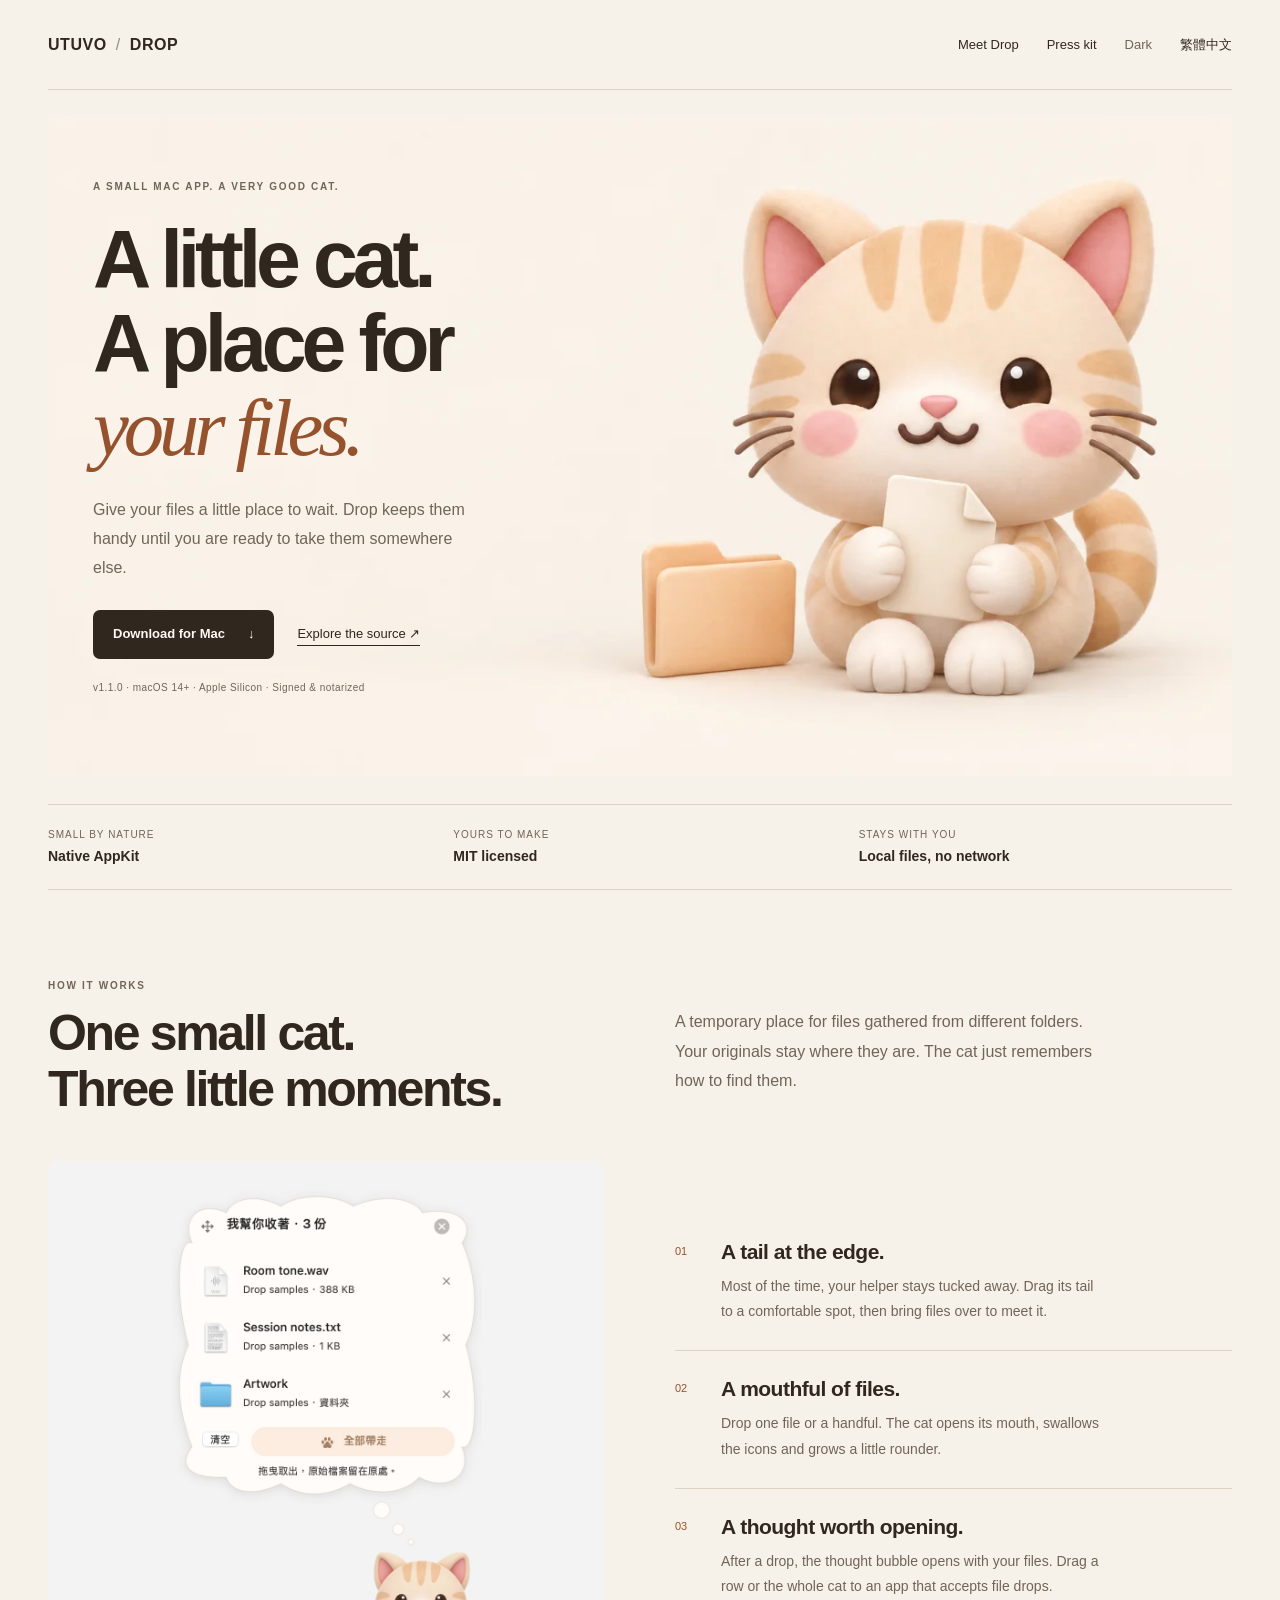
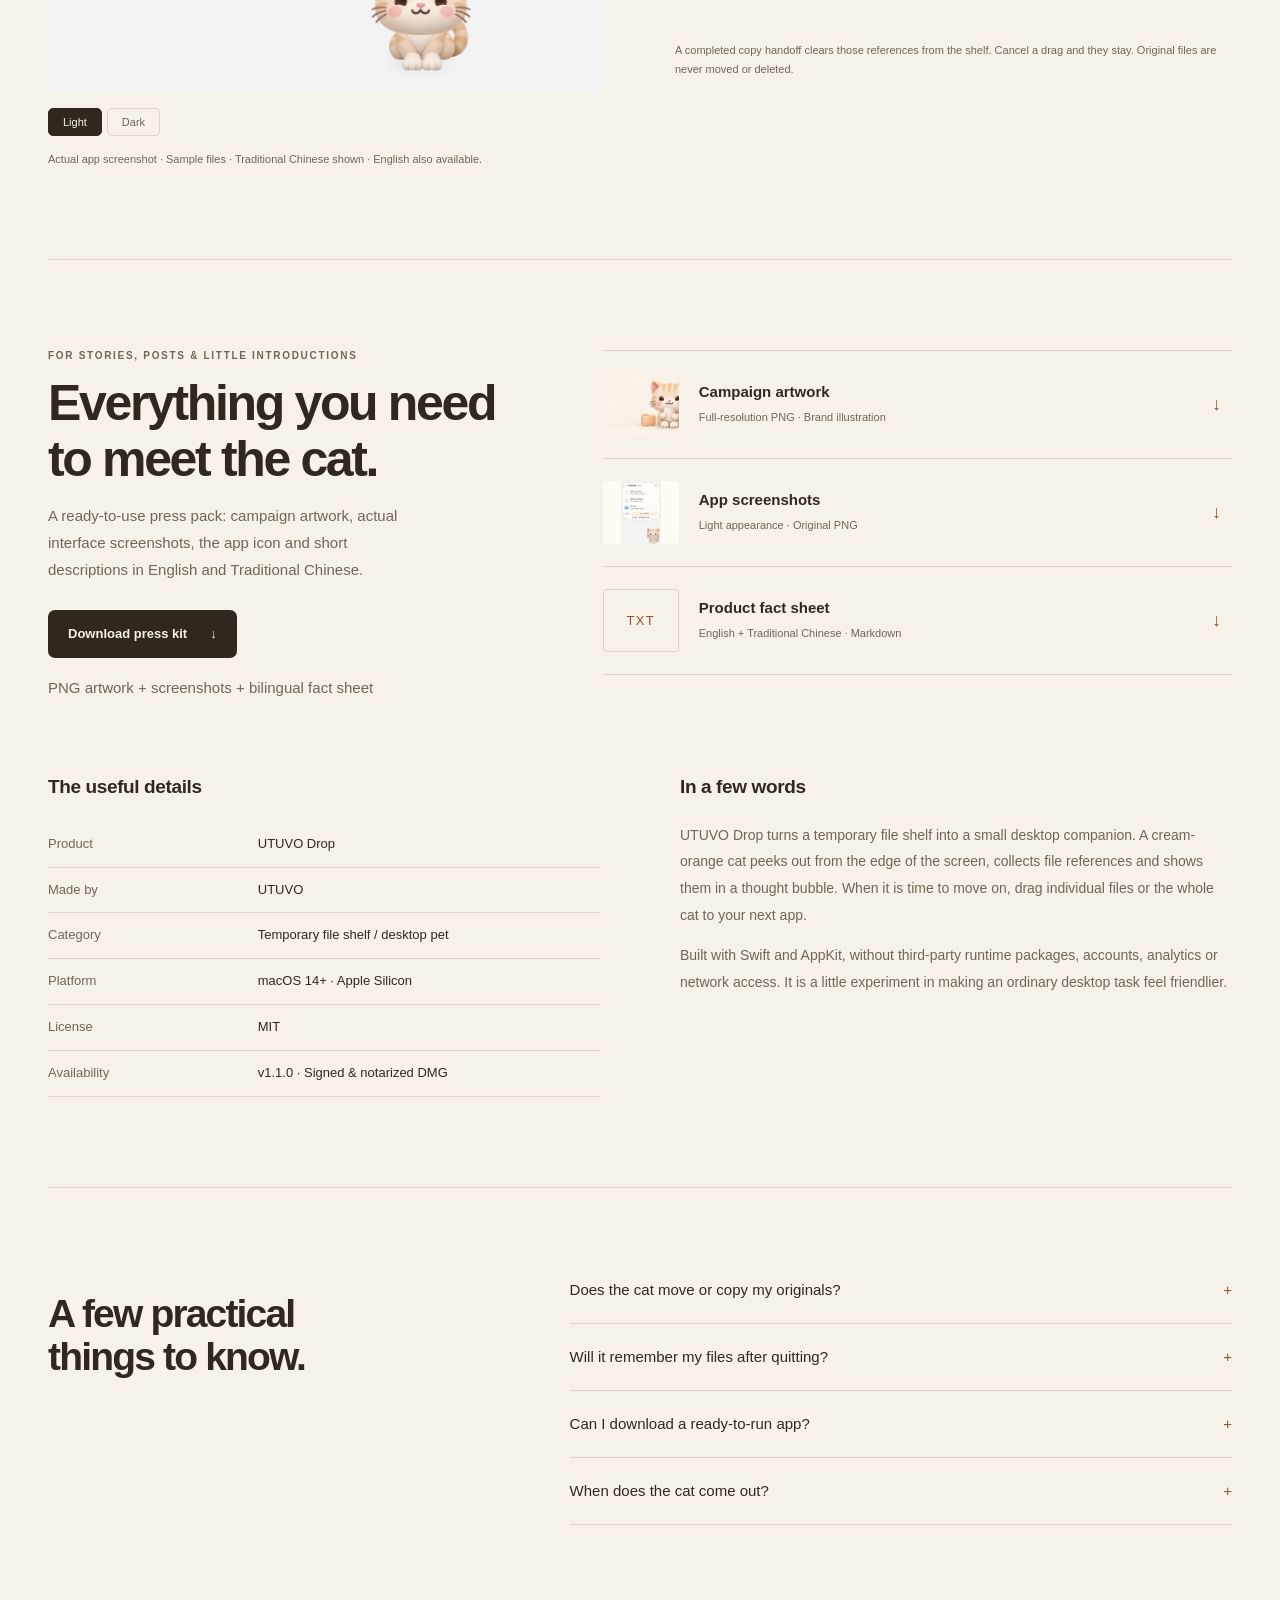
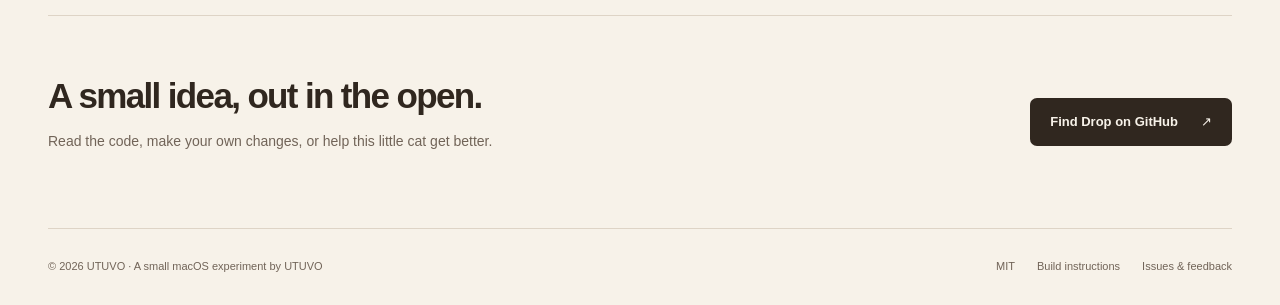
<file: docs/index.html>
<!doctype html>
<html lang="en" data-theme="light">
<head><meta charset="utf-8"><meta name="viewport" content="width=device-width,initial-scale=1">
<title>UTUVO Drop — A little cat. A place for your files.</title><meta name="description" content="A tiny macOS file shelf with a cat at the edge of your screen. Drop files in, see what it is holding, and drag them out. MIT open source.">
<meta property="og:title" content="UTUVO Drop — A little cat. A place for your files."><meta property="og:description" content="A tiny macOS file shelf with a cat at the edge of your screen. Drop files in, see what it is holding, and drag them out. MIT open source."><meta property="og:type" content="website"><meta property="og:url" content="https://mickyyang-1407.github.io/utuvo-drop/"><meta property="og:image" content="https://mickyyang-1407.github.io/utuvo-drop/assets/social.jpg"><meta name="twitter:card" content="summary_large_image">
<link rel="canonical" href="https://mickyyang-1407.github.io/utuvo-drop/"><link rel="alternate" hreflang="en" href="https://mickyyang-1407.github.io/utuvo-drop/"><link rel="alternate" hreflang="zh-Hant" href="https://mickyyang-1407.github.io/utuvo-drop/zh-Hant/"><link rel="alternate" hreflang="x-default" href="https://mickyyang-1407.github.io/utuvo-drop/">
<link rel="icon" type="image/png" href="assets/favicon.png"><link rel="stylesheet" href="assets/style.css"><script src="assets/site.js" defer></script></head>
<body class="en"><a class="skip" href="#main">Skip to content</a>
<div class="wrap"><nav class="nav" aria-label="Main navigation"><a class="brand" href="https://mickyyang-1407.github.io/utuvo-drop/">UTUVO<span>/</span>DROP</a><div class="nav-links"><a class="desktop-link" href="#meet">Meet Drop</a><a href="#press">Press kit</a><button class="theme-toggle" type="button" data-light="Light" data-dark="Dark" data-light-label="Switch page and app screenshot to light appearance" data-dark-label="Switch page and app screenshot to dark appearance">Dark</button><a href="zh-Hant/" lang="zh-Hant">繁體中文</a></div></nav>
<main id="main"><section class="hero" aria-labelledby="headline"><picture class="hero-art"><img src="assets/hero-1280.webp" srcset="assets/hero-640.webp 640w, assets/hero-1280.webp 1280w, assets/hero-1672.webp 1672w" sizes="(max-width:700px) 540px, (max-width:1296px) 94vw, 1200px" alt="Brand illustration of the cream-orange Drop cat holding a paper document beside a small folder." width="1672" height="941" fetchpriority="high"></picture><div class="hero-copy"><div class="eyebrow">A SMALL MAC APP. A VERY GOOD CAT.</div><h1 id="headline">A little cat.<br>A place for<br><em>your files.</em></h1><p class="intro">Give your files a little place to wait. Drop keeps them handy until you are ready to take them somewhere else.</p><div class="actions"><a class="button" href="https://github.com/mickyyang-1407/utuvo-drop/releases/download/v1.1.0/UTUVO-Drop-1.1.0-arm64.dmg">Download for Mac <span aria-hidden="true">↓</span></a><a class="text-link" href="https://github.com/mickyyang-1407/utuvo-drop">Explore the source ↗</a></div><p class="hero-note">v1.1.0 · macOS 14+ · Apple Silicon · Signed &amp; notarized</p></div></section>
<div class="specs"><div><span>SMALL BY NATURE</span><strong>Native AppKit</strong></div><div><span>YOURS TO MAKE</span><strong>MIT licensed</strong></div><div><span>STAYS WITH YOU</span><strong>Local files, no network</strong></div></div>
<section class="section" id="meet"><div class="section-heading"><div><div class="eyebrow">HOW IT WORKS</div><h2>One small cat.<br>Three little moments.</h2></div><p>A temporary place for files gathered from different folders. Your originals stay where they are. The cat just remembers how to find them.</p></div><div class="workflow"><figure class="app-figure"><div class="app-stage"><img data-app-screenshot src="assets/drop-light.webp" data-light="assets/drop-light.webp" data-dark="assets/drop-dark.webp" data-light-alt="UTUVO Drop in light mode: a cat with a thought bubble listing three sample files, their folders and sizes." data-dark-alt="UTUVO Drop in dark mode: a warm charcoal thought bubble listing three sample files above the cat." alt="UTUVO Drop in light mode: a cat with a thought bubble listing three sample files, their folders and sizes." width="680" height="1068" loading="lazy"></div><div class="modes" role="group" aria-label="Appearance"><button type="button" data-mode="light" aria-pressed="true">Light</button><button type="button" data-mode="dark" aria-pressed="false">Dark</button></div><figcaption>Actual app screenshot · Sample files · Traditional Chinese shown · English also available.</figcaption></figure><div><ol class="steps"><li><span class="step-num">01</span><div><h3>A tail at the edge.</h3><p>Most of the time, your helper stays tucked away. Drag its tail to a comfortable spot, then bring files over to meet it.</p></div></li><li><span class="step-num">02</span><div><h3>A mouthful of files.</h3><p>Drop one file or a handful. The cat opens its mouth, swallows the icons and grows a little rounder.</p></div></li><li><span class="step-num">03</span><div><h3>A thought worth opening.</h3><p>After a drop, the thought bubble opens with your files. Drag a row or the whole cat to an app that accepts file drops.</p></div></li></ol><p class="aside-note">A completed copy handoff clears those references from the shelf. Cancel a drag and they stay. Original files are never moved or deleted.</p></div></div></section>
<section class="section" id="press"><div class="press"><div class="press-copy"><div class="eyebrow">FOR STORIES, POSTS & LITTLE INTRODUCTIONS</div><h2>Everything you need<br>to meet the cat.</h2><p>A ready-to-use press pack: campaign artwork, actual interface screenshots, the app icon and short descriptions in English and Traditional Chinese.</p><a class="button" href="UTUVO-Drop-Press-Kit.zip" download>Download press kit <span aria-hidden="true">↓</span></a><p class="aside-note">PNG artwork + screenshots + bilingual fact sheet</p></div><ul class="asset-list"><li><a href="media/hero.png" download><img class="asset-preview" src="assets/hero-640.webp" alt="" width="76" height="63" loading="lazy"><span><strong>Campaign artwork</strong><small>Full-resolution PNG · Brand illustration</small></span><span class="asset-arrow" aria-hidden="true">↓</span></a></li><li><a href="media/drop-light.png" download><img class="asset-preview ui" src="assets/drop-light.webp" alt="" width="76" height="63" loading="lazy"><span><strong>App screenshots</strong><small>Light appearance · Original PNG</small></span><span class="asset-arrow" aria-hidden="true">↓</span></a></li><li><a href="media/FACT-SHEET.md" download><span class="file-symbol" aria-hidden="true">TXT</span><span><strong>Product fact sheet</strong><small>English + Traditional Chinese · Markdown</small></span><span class="asset-arrow" aria-hidden="true">↓</span></a></li></ul></div><div class="facts"><div><h3>The useful details</h3><table class="fact-table"><tbody><tr><th scope="row">Product</th><td>UTUVO Drop</td></tr><tr><th scope="row">Made by</th><td>UTUVO</td></tr><tr><th scope="row">Category</th><td>Temporary file shelf / desktop pet</td></tr><tr><th scope="row">Platform</th><td>macOS 14+ · Apple Silicon</td></tr><tr><th scope="row">License</th><td>MIT</td></tr><tr><th scope="row">Availability</th><td>v1.1.0 · Signed &amp; notarized DMG</td></tr></tbody></table></div><div><h3>In a few words</h3><p class="about-copy">UTUVO Drop turns a temporary file shelf into a small desktop companion. A cream-orange cat peeks out from the edge of the screen, collects file references and shows them in a thought bubble. When it is time to move on, drag individual files or the whole cat to your next app.</p><p class="about-copy">Built with Swift and AppKit, without third-party runtime packages, accounts, analytics or network access. It is a little experiment in making an ordinary desktop task feel friendlier.</p></div></div></section>
<section class="section faq"><h2>A few practical<br>things to know.</h2><div><details><summary>Does the cat move or copy my originals?</summary><p>No. Adding a file stores its local URL in memory. Removing it from Drop only removes that reference. A receiving app may copy or import the file when you drag it there.</p></details><details><summary>Will it remember my files after quitting?</summary><p>No. This is a temporary shelf. Its list is cleared when Drop quits or restarts. Your original files remain in their folders.</p></details><details><summary>Can I download a ready-to-run app?</summary><p>Yes. Download the DMG for Apple Silicon, drag UTUVO Drop into Applications, then open it from Applications. The release is Developer ID-signed and notarized by Apple. Drag the tail or the thought bubble’s move handle to reposition the cat. Option-drag the cat also works. Right-click it or use the menu-bar cat icon to choose English, Traditional Chinese or Follow System. Position and language are remembered. Source code and local build instructions are also available.</p></details><details><summary>When does the cat come out?</summary><p>When files reach the visible tail area, or when you click the tail. It does not watch every drag across your Mac. Missing or unreadable file references are marked in the list and cannot be dragged out.</p></details></div></section>
<section class="closing"><div><h2>A small idea, out in the open.</h2><p>Read the code, make your own changes, or help this little cat get better.</p></div><a class="button" href="https://github.com/mickyyang-1407/utuvo-drop">Find Drop on GitHub <span aria-hidden="true">↗</span></a></section></main>
<footer class="footer"><span>© 2026 UTUVO · A small macOS experiment by UTUVO</span><div><a href="https://github.com/mickyyang-1407/utuvo-drop/blob/main/LICENSE">MIT</a><a href="https://github.com/mickyyang-1407/utuvo-drop/blob/main/docs/DEVELOPMENT.md">Build instructions</a><a href="https://github.com/mickyyang-1407/utuvo-drop/issues">Issues & feedback</a></div></footer></div></body></html>
</file>
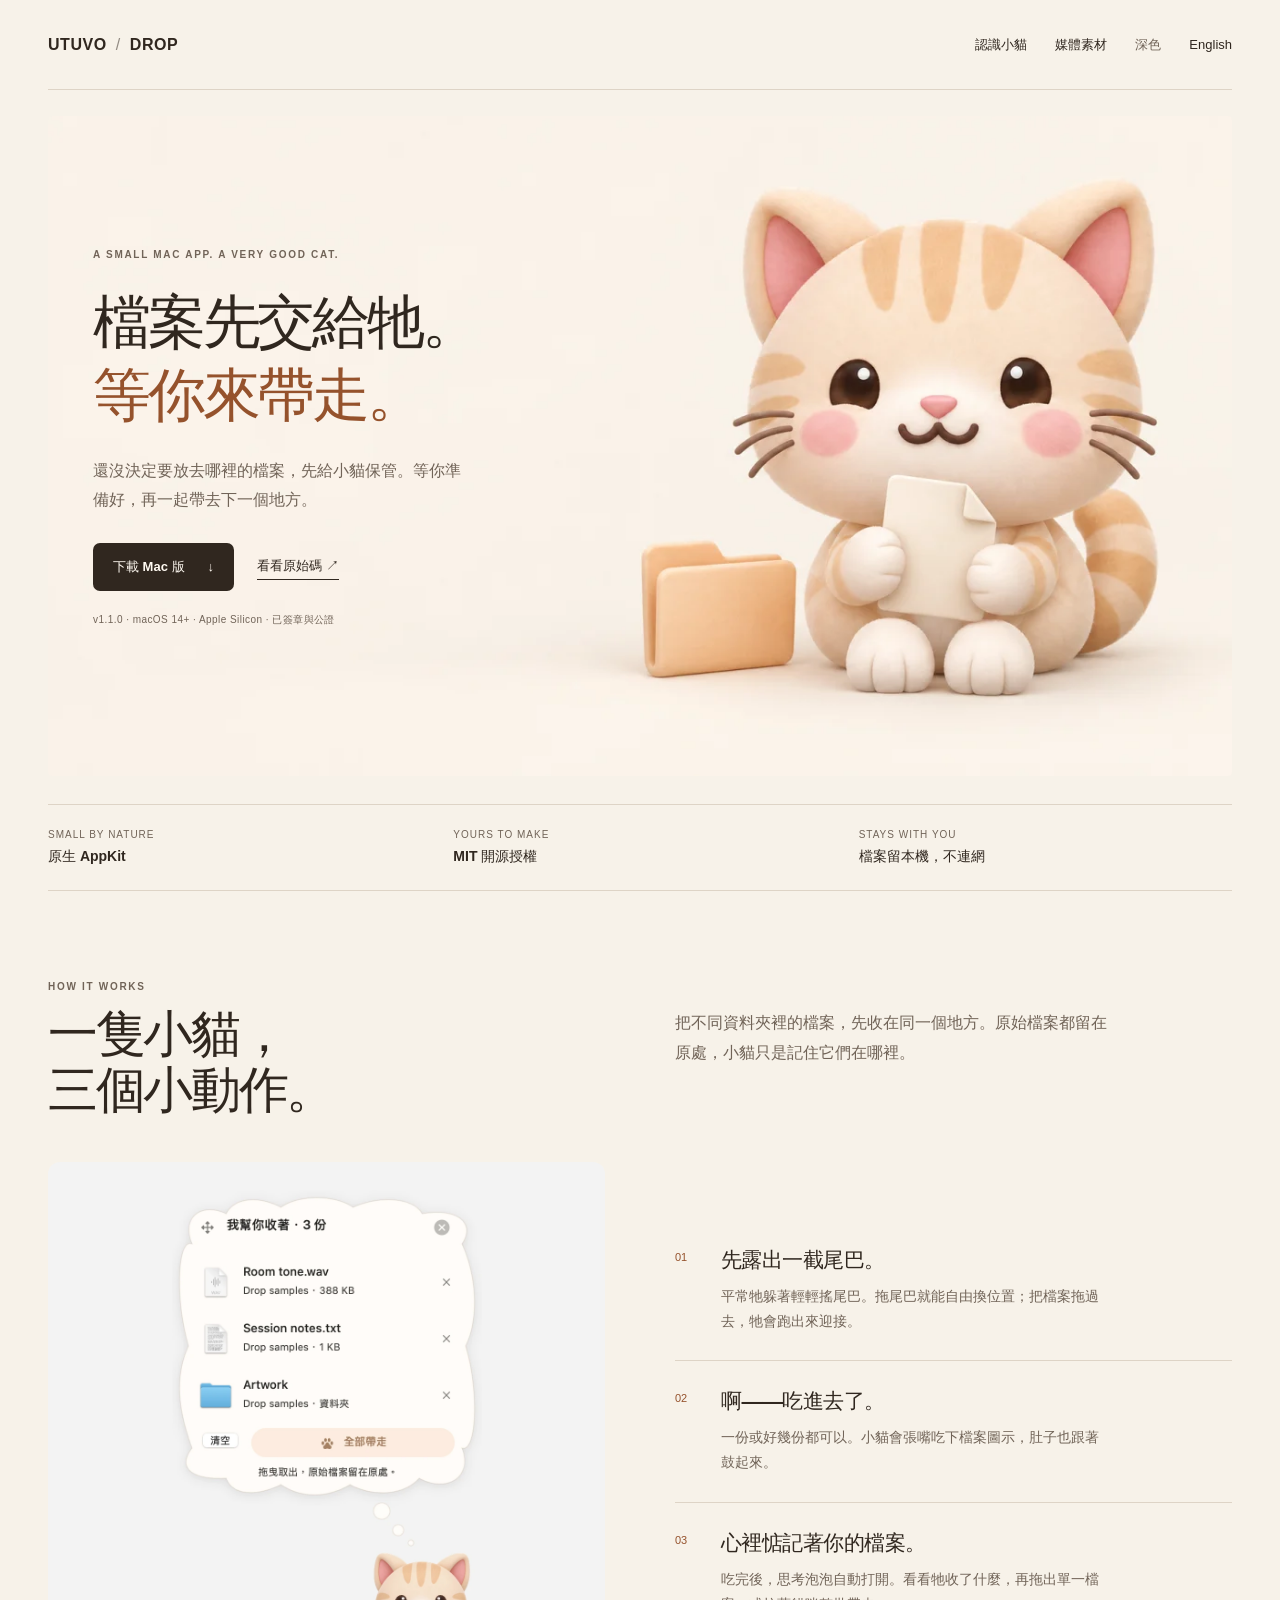
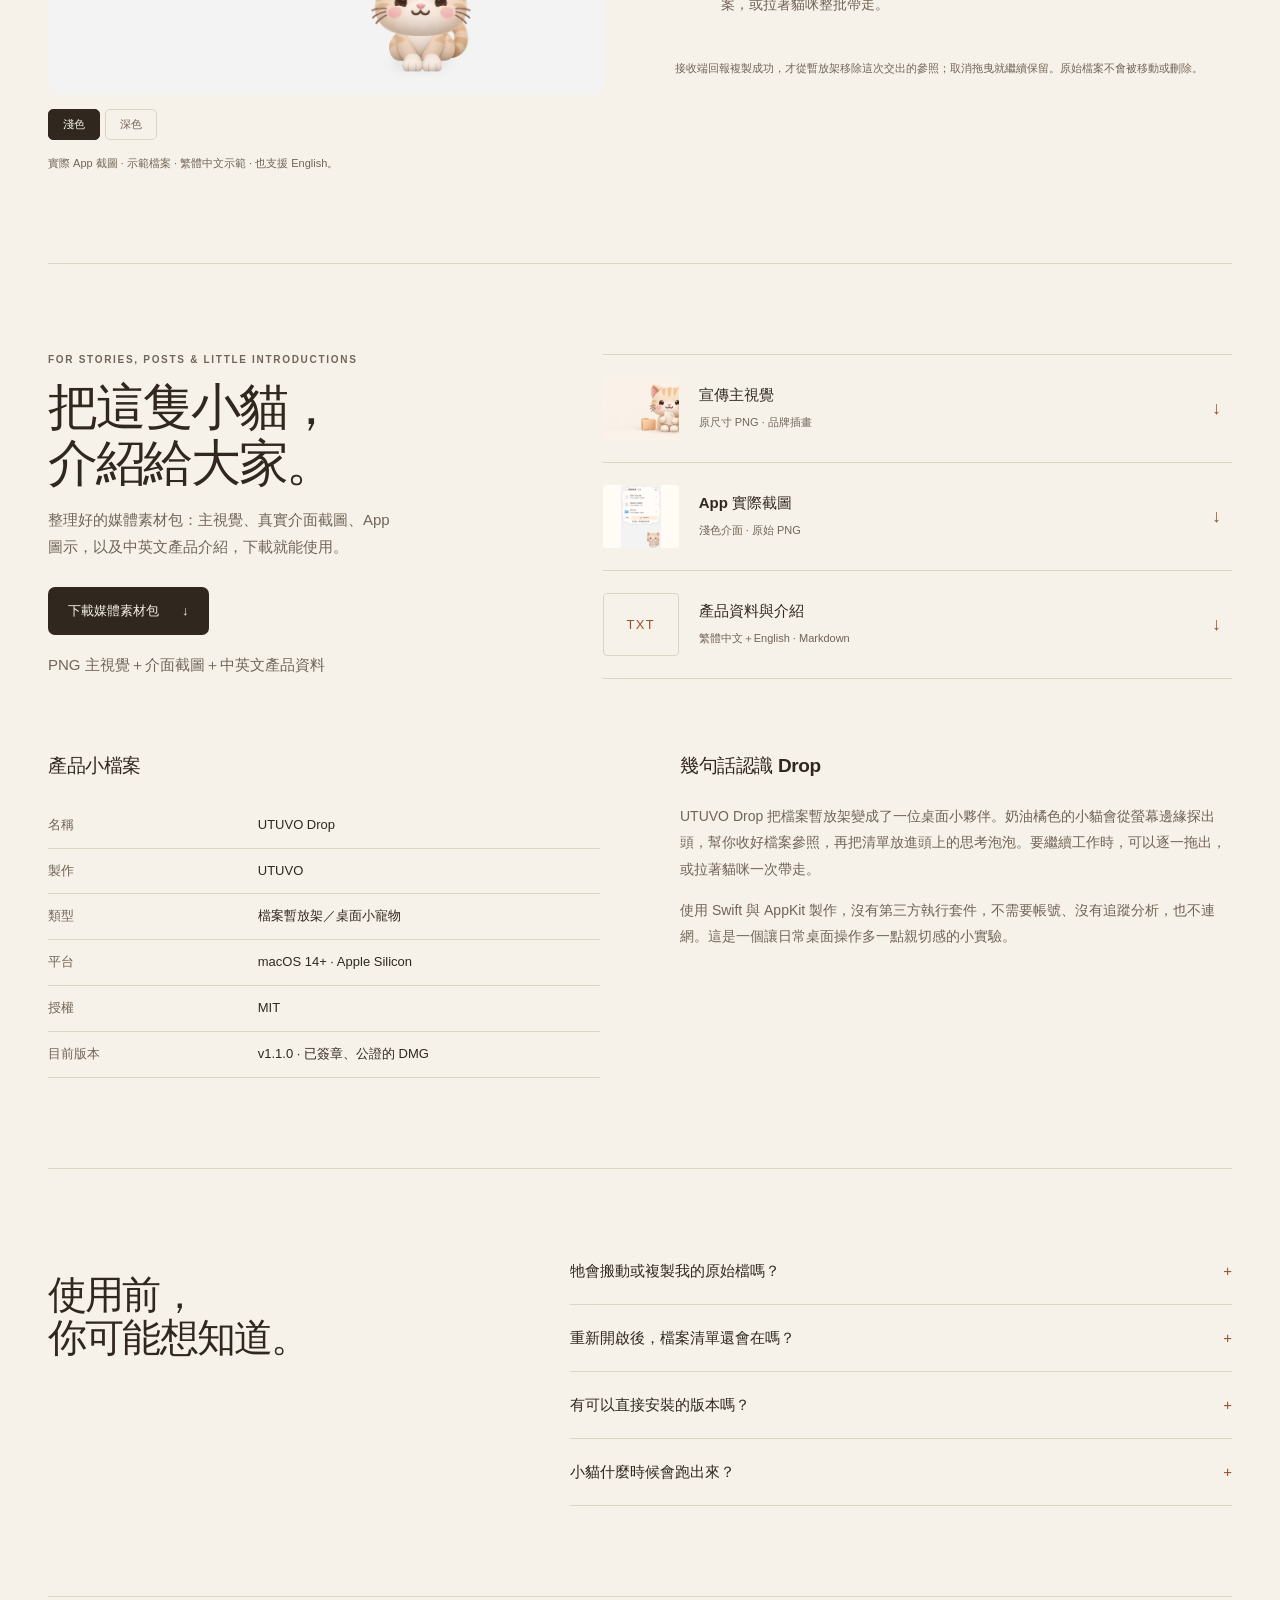
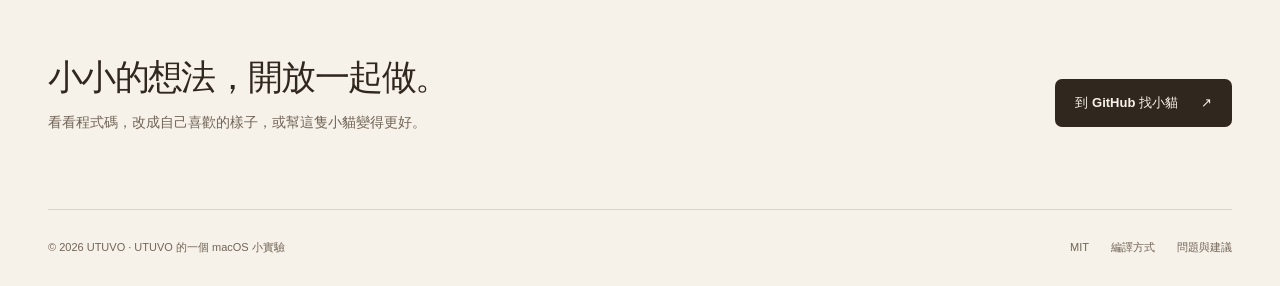
<file: docs/zh-Hant/index.html>
<!doctype html>
<html lang="zh-Hant" data-theme="light">
<head><meta charset="utf-8"><meta name="viewport" content="width=device-width,initial-scale=1">
<title>UTUVO Drop — 檔案先交給牠，等你來帶走。</title><meta name="description" content="螢幕邊緣的一隻小貓，也是你的 macOS 檔案暫放架。拖進去、看看牠收了什麼，再一起帶走。MIT 開源。">
<meta property="og:title" content="UTUVO Drop — 檔案先交給牠，等你來帶走。"><meta property="og:description" content="螢幕邊緣的一隻小貓，也是你的 macOS 檔案暫放架。拖進去、看看牠收了什麼，再一起帶走。MIT 開源。"><meta property="og:type" content="website"><meta property="og:url" content="https://mickyyang-1407.github.io/utuvo-drop/zh-Hant/"><meta property="og:image" content="https://mickyyang-1407.github.io/utuvo-drop/assets/social.jpg"><meta name="twitter:card" content="summary_large_image">
<link rel="canonical" href="https://mickyyang-1407.github.io/utuvo-drop/zh-Hant/"><link rel="alternate" hreflang="en" href="https://mickyyang-1407.github.io/utuvo-drop/"><link rel="alternate" hreflang="zh-Hant" href="https://mickyyang-1407.github.io/utuvo-drop/zh-Hant/"><link rel="alternate" hreflang="x-default" href="https://mickyyang-1407.github.io/utuvo-drop/">
<link rel="icon" type="image/png" href="../assets/favicon.png"><link rel="stylesheet" href="../assets/style.css"><script src="../assets/site.js" defer></script></head>
<body class="zh"><a class="skip" href="#main">跳到主要內容</a>
<div class="wrap"><nav class="nav" aria-label="主要導覽"><a class="brand" href="https://mickyyang-1407.github.io/utuvo-drop/zh-Hant/">UTUVO<span>/</span>DROP</a><div class="nav-links"><a class="desktop-link" href="#meet">認識小貓</a><a href="#press">媒體素材</a><button class="theme-toggle" type="button" data-light="淺色" data-dark="深色" data-light-label="切換頁面與 App 截圖為淺色外觀" data-dark-label="切換頁面與 App 截圖為深色外觀">深色</button><a href="../" lang="en">English</a></div></nav>
<main id="main"><section class="hero" aria-labelledby="headline"><picture class="hero-art"><img src="../assets/hero-1280.webp" srcset="../assets/hero-640.webp 640w, ../assets/hero-1280.webp 1280w, ../assets/hero-1672.webp 1672w" sizes="(max-width:700px) 540px, (max-width:1296px) 94vw, 1200px" alt="奶油橘色的 Drop 小貓抱著一份紙張，身旁放著小資料夾；品牌插畫。" width="1672" height="941" fetchpriority="high"></picture><div class="hero-copy"><div class="eyebrow">A SMALL MAC APP. A VERY GOOD CAT.</div><h1 id="headline">檔案先交給牠。<br><em>等你來帶走。</em></h1><p class="intro">還沒決定要放去哪裡的檔案，先給小貓保管。等你準備好，再一起帶去下一個地方。</p><div class="actions"><a class="button" href="https://github.com/mickyyang-1407/utuvo-drop/releases/download/v1.1.0/UTUVO-Drop-1.1.0-arm64.dmg">下載 Mac 版 <span aria-hidden="true">↓</span></a><a class="text-link" href="https://github.com/mickyyang-1407/utuvo-drop">看看原始碼 ↗</a></div><p class="hero-note">v1.1.0 · macOS 14+ · Apple Silicon · 已簽章與公證</p></div></section>
<div class="specs"><div><span>SMALL BY NATURE</span><strong>原生 AppKit</strong></div><div><span>YOURS TO MAKE</span><strong>MIT 開源授權</strong></div><div><span>STAYS WITH YOU</span><strong>檔案留本機，不連網</strong></div></div>
<section class="section" id="meet"><div class="section-heading"><div><div class="eyebrow">HOW IT WORKS</div><h2>一隻小貓，<br>三個小動作。</h2></div><p>把不同資料夾裡的檔案，先收在同一個地方。原始檔案都留在原處，小貓只是記住它們在哪裡。</p></div><div class="workflow"><figure class="app-figure"><div class="app-stage"><img data-app-screenshot src="../assets/drop-light.webp" data-light="../assets/drop-light.webp" data-dark="../assets/drop-dark.webp" data-light-alt="UTUVO Drop 淺色實際畫面：貓咪頭上的思考泡泡列出三份示範檔案、來源資料夾與大小。" data-dark-alt="UTUVO Drop 深色實際畫面：貓咪上方的暖灰思考泡泡列出三份示範檔案。" alt="UTUVO Drop 淺色實際畫面：貓咪頭上的思考泡泡列出三份示範檔案、來源資料夾與大小。" width="680" height="1068" loading="lazy"></div><div class="modes" role="group" aria-label="外觀"><button type="button" data-mode="light" aria-pressed="true">淺色</button><button type="button" data-mode="dark" aria-pressed="false">深色</button></div><figcaption>實際 App 截圖 · 示範檔案 · 繁體中文示範 · 也支援 English。</figcaption></figure><div><ol class="steps"><li><span class="step-num">01</span><div><h3>先露出一截尾巴。</h3><p>平常牠躲著輕輕搖尾巴。拖尾巴就能自由換位置；把檔案拖過去，牠會跑出來迎接。</p></div></li><li><span class="step-num">02</span><div><h3>啊——吃進去了。</h3><p>一份或好幾份都可以。小貓會張嘴吃下檔案圖示，肚子也跟著鼓起來。</p></div></li><li><span class="step-num">03</span><div><h3>心裡惦記著你的檔案。</h3><p>吃完後，思考泡泡自動打開。看看牠收了什麼，再拖出單一檔案，或拉著貓咪整批帶走。</p></div></li></ol><p class="aside-note">接收端回報複製成功，才從暫放架移除這次交出的參照；取消拖曳就繼續保留。原始檔案不會被移動或刪除。</p></div></div></section>
<section class="section" id="press"><div class="press"><div class="press-copy"><div class="eyebrow">FOR STORIES, POSTS & LITTLE INTRODUCTIONS</div><h2>把這隻小貓，<br>介紹給大家。</h2><p>整理好的媒體素材包：主視覺、真實介面截圖、App 圖示，以及中英文產品介紹，下載就能使用。</p><a class="button" href="../UTUVO-Drop-Press-Kit.zip" download>下載媒體素材包 <span aria-hidden="true">↓</span></a><p class="aside-note">PNG 主視覺＋介面截圖＋中英文產品資料</p></div><ul class="asset-list"><li><a href="../media/hero.png" download><img class="asset-preview" src="../assets/hero-640.webp" alt="" width="76" height="63" loading="lazy"><span><strong>宣傳主視覺</strong><small>原尺寸 PNG · 品牌插畫</small></span><span class="asset-arrow" aria-hidden="true">↓</span></a></li><li><a href="../media/drop-light.png" download><img class="asset-preview ui" src="../assets/drop-light.webp" alt="" width="76" height="63" loading="lazy"><span><strong>App 實際截圖</strong><small>淺色介面 · 原始 PNG</small></span><span class="asset-arrow" aria-hidden="true">↓</span></a></li><li><a href="../media/FACT-SHEET.md" download><span class="file-symbol" aria-hidden="true">TXT</span><span><strong>產品資料與介紹</strong><small>繁體中文＋English · Markdown</small></span><span class="asset-arrow" aria-hidden="true">↓</span></a></li></ul></div><div class="facts"><div><h3>產品小檔案</h3><table class="fact-table"><tbody><tr><th scope="row">名稱</th><td>UTUVO Drop</td></tr><tr><th scope="row">製作</th><td>UTUVO</td></tr><tr><th scope="row">類型</th><td>檔案暫放架／桌面小寵物</td></tr><tr><th scope="row">平台</th><td>macOS 14+ · Apple Silicon</td></tr><tr><th scope="row">授權</th><td>MIT</td></tr><tr><th scope="row">目前版本</th><td>v1.1.0 · 已簽章、公證的 DMG</td></tr></tbody></table></div><div><h3>幾句話認識 Drop</h3><p class="about-copy">UTUVO Drop 把檔案暫放架變成了一位桌面小夥伴。奶油橘色的小貓會從螢幕邊緣探出頭，幫你收好檔案參照，再把清單放進頭上的思考泡泡。要繼續工作時，可以逐一拖出，或拉著貓咪一次帶走。</p><p class="about-copy">使用 Swift 與 AppKit 製作，沒有第三方執行套件，不需要帳號、沒有追蹤分析，也不連網。這是一個讓日常桌面操作多一點親切感的小實驗。</p></div></div></section>
<section class="section faq"><h2>使用前，<br>你可能想知道。</h2><div><details><summary>牠會搬動或複製我的原始檔嗎？</summary><p>不會。放進小貓只是在記憶體中記住檔案位置，從 Drop 移除也只會拿掉參照。拖給其他 App 時，接收的 App 可能會複製或匯入檔案。</p></details><details><summary>重新開啟後，檔案清單還會在嗎？</summary><p>不會。Drop 是臨時暫放架，離開或重開 App 就會清空清單。你的原始檔案仍然留在原來的資料夾。</p></details><details><summary>有可以直接安裝的版本嗎？</summary><p>有，下載 Apple Silicon 版 DMG，把 UTUVO Drop 拖進 Applications，再從「應用程式」開啟。App 與 DMG 均已完成 Developer ID 簽章及 Apple 公證。點選選單列的貓咪圖示，可以換邊或結束 App；也能從 GitHub 取得原始碼自行編譯。</p></details><details><summary>小貓什麼時候會跑出來？</summary><p>把檔案拖到看得見的尾巴旁，或直接點尾巴，牠就會出來。Drop 不會監看整個 Mac 上的拖曳。找不到或無法讀取的檔案會在清單標記，並阻止拖出。</p></details></div></section>
<section class="closing"><div><h2>小小的想法，開放一起做。</h2><p>看看程式碼，改成自己喜歡的樣子，或幫這隻小貓變得更好。</p></div><a class="button" href="https://github.com/mickyyang-1407/utuvo-drop">到 GitHub 找小貓 <span aria-hidden="true">↗</span></a></section></main>
<footer class="footer"><span>© 2026 UTUVO · UTUVO 的一個 macOS 小實驗</span><div><a href="https://github.com/mickyyang-1407/utuvo-drop/blob/main/LICENSE">MIT</a><a href="https://github.com/mickyyang-1407/utuvo-drop/blob/main/docs/DEVELOPMENT.md">編譯方式</a><a href="https://github.com/mickyyang-1407/utuvo-drop/issues">問題與建議</a></div></footer></div></body></html>
</file>
<file: docs/assets/style.css>
:root{--paper:#f7f2e9;--surface:#fffcf6;--ink:#30271f;--muted:#716458;--line:#ded4c6;--accent:#95522c;--soft:#eedecc;--stage:#f3f3f3;color-scheme:light}
:root[data-theme=dark]{--paper:#25231f;--surface:#302c26;--ink:#f7efe4;--muted:#c2b4a2;--line:#4e453a;--accent:#e8b58b;--soft:#40352a;--stage:#222;color-scheme:dark}
*{box-sizing:border-box}html{scroll-behavior:smooth;scroll-padding-top:30px}body{margin:0;background:var(--paper);color:var(--ink);font-family:-apple-system,BlinkMacSystemFont,"Helvetica Neue",sans-serif;-webkit-font-smoothing:antialiased}a{color:inherit;text-decoration:none}button{font:inherit}a:focus-visible,button:focus-visible,summary:focus-visible{outline:3px solid var(--accent);outline-offset:5px}img{max-width:100%;height:auto;display:block}.wrap{width:min(1200px,calc(100% - 96px));margin:auto}.nav{height:90px;display:flex;align-items:center;justify-content:space-between;border-bottom:1px solid var(--line);gap:30px}.brand{font-weight:650;letter-spacing:.035em;white-space:nowrap;font-size:16px}.brand span{font-weight:400;opacity:.5;margin:0 9px}.nav-links{display:flex;align-items:center;gap:28px;font-size:13px}.nav-links a:hover{text-decoration:underline;text-underline-offset:5px}.theme-toggle{border:0;background:none;color:var(--muted);font-size:13px;padding:8px 0;cursor:pointer;display:none}.js .theme-toggle{display:block}.hero{position:relative;isolation:isolate;min-height:660px;display:flex;align-items:center;margin-top:26px;border-radius:4px;overflow:hidden;background:#f7f2e9;color:#30271f}.hero-art{position:absolute;inset:0;width:100%;height:100%;z-index:-1}.hero-art img{width:100%;height:100%;object-fit:cover;object-position:center}.hero-copy{width:54%;padding:60px 0 64px 45px}.eyebrow{font-size:10px;letter-spacing:.17em;font-weight:650;text-transform:uppercase;color:var(--muted)}.hero .eyebrow{color:#716458}h1{font-size:clamp(60px,6.3vw,82px);font-weight:560;letter-spacing:-.063em;line-height:1.04;margin:26px 0}.zh h1{font-size:clamp(47px,4.5vw,64px);line-height:1.26;letter-spacing:-.055em}h1 em{font-family:Georgia,"Times New Roman",serif;font-weight:400;color:#95522c}h1 em,.zh h1 em{font-style:italic}.zh h1 em{font-family:inherit;font-weight:500;font-style:normal}.intro{font-size:16px;line-height:1.8;max-width:380px;color:#716458;margin:0}.actions{display:flex;align-items:center;gap:23px;margin-top:28px;flex-wrap:wrap}.button{display:inline-flex;align-items:center;justify-content:center;gap:23px;padding:15px 20px;background:var(--ink);color:var(--paper);font-size:13px;font-weight:560;border-radius:7px;line-height:1.4}.hero .button{background:#30271f;color:#fffaf2}.text-link{font-size:13px;border-bottom:1px solid currentColor;padding:4px 0}.hero-note{font-size:10px;letter-spacing:.045em;color:#716458;margin-top:20px;line-height:1.8}.specs{display:grid;grid-template-columns:repeat(3,1fr);border-block:1px solid var(--line);margin-top:28px;padding:24px 0;gap:32px}.specs span{display:block;color:var(--muted);font-size:10px;letter-spacing:.1em;text-transform:uppercase;margin-bottom:7px}.specs strong{font-size:14px;font-weight:550}.section{padding:90px 0;border-bottom:1px solid var(--line)}.section-heading{display:grid;grid-template-columns:1fr 1fr;gap:70px;margin-bottom:44px;align-items:start}h2{font-size:clamp(34px,4vw,50px);font-weight:550;line-height:1.12;letter-spacing:-.047em;margin:14px 0 0}.section-heading p{color:var(--muted);font-size:16px;line-height:1.85;margin:27px 0 0;max-width:440px}.workflow{display:grid;grid-template-columns:1fr 1fr;gap:70px;align-items:center}.app-figure{margin:0}.app-stage{background:var(--stage);padding:28px 22px 18px;border-radius:12px;display:flex;align-items:center;justify-content:center}.app-stage img{width:310px;max-height:500px;object-fit:contain}.app-figure figcaption{font-size:11px;line-height:1.7;color:var(--muted);margin:14px 0 0}.modes{display:none;gap:5px;margin:14px 0 0}.js .modes{display:flex}.modes button{background:transparent;border:1px solid var(--line);color:var(--muted);padding:7px 14px;border-radius:5px;cursor:pointer;font-size:11px}.modes button[aria-pressed=true]{background:var(--ink);color:var(--paper);border-color:var(--ink)}.steps{list-style:none;margin:0;padding:0}.steps li{padding:26px 0;border-top:1px solid var(--line);display:grid;grid-template-columns:28px 1fr;gap:18px}.steps li:first-child{padding-top:0;border-top:0}.step-num{font-size:11px;color:var(--accent);padding-top:5px;font-variant-numeric:tabular-nums}.steps h3{font-size:21px;font-weight:550;letter-spacing:-.025em;margin:0 0 10px}.steps p{color:var(--muted);line-height:1.8;font-size:14px;margin:0;max-width:380px}.aside-note{font-size:11px;color:var(--muted);line-height:1.7;margin-top:16px}.press{display:grid;grid-template-columns:.86fr 1.14fr;gap:80px}.press-copy p{font-size:15px;line-height:1.8;color:var(--muted);max-width:350px}.press-copy .button{margin-top:12px}.asset-list{list-style:none;margin:0;padding:0}.asset-list li{border-bottom:1px solid var(--line)}.asset-list li:first-child{border-top:1px solid var(--line)}.asset-list a{display:grid;grid-template-columns:76px 1fr 20px;gap:20px;align-items:center;padding:22px 0}.asset-preview{width:76px;height:63px;object-fit:cover;background:var(--surface);border-radius:4px}.asset-preview.ui{object-fit:contain}.asset-list strong{display:block;font-size:15px;font-weight:550;margin-bottom:7px}.asset-list small{font-size:11px;color:var(--muted)}.file-symbol{font-size:13px;letter-spacing:.1em;width:76px;height:63px;display:flex;align-items:center;justify-content:center;border:1px solid var(--line);border-radius:4px;color:var(--accent)}.asset-arrow{color:var(--accent);font-size:18px}.facts{display:grid;grid-template-columns:1fr 1fr;gap:80px;align-items:start;margin-top:60px}.facts h3{font-size:19px;font-weight:550;margin:0 0 24px;letter-spacing:-.02em}.fact-table{width:100%;border-collapse:collapse;font-size:13px}.fact-table th,.fact-table td{text-align:left;padding:12px 0;border-bottom:1px solid var(--line);vertical-align:top;line-height:1.6}.fact-table th{color:var(--muted);font-weight:400;width:38%}.fact-table a{text-decoration:underline;text-underline-offset:3px}.about-copy{font-size:14px;line-height:1.9;color:var(--muted)}.faq{display:grid;grid-template-columns:.8fr 1.2fr;gap:80px}.faq h2{font-size:39px}.faq details{padding:21px 0;border-bottom:1px solid var(--line)}.faq details:first-child{padding-top:0}.faq summary{font-size:15px;line-height:1.6;cursor:pointer;list-style:none;display:flex;justify-content:space-between;gap:20px}.faq summary::-webkit-details-marker{display:none}.faq summary:after{content:"+";color:var(--accent)}.faq details[open] summary:after{content:"−"}.faq details p{font-size:13px;line-height:1.9;color:var(--muted);margin:15px 26px 0 0}.closing{display:flex;align-items:center;justify-content:space-between;gap:45px;padding:60px 0}.closing h2{font-size:35px;margin:0}.closing p{color:var(--muted);font-size:14px;line-height:1.8;max-width:450px}.closing .button{white-space:nowrap}.footer{display:flex;justify-content:space-between;gap:24px;padding:28px 0;border-top:1px solid var(--line);font-size:11px;color:var(--muted);line-height:1.8}.footer div{display:flex;gap:22px}.skip{position:absolute;top:-100px;left:20px;background:var(--ink);color:var(--paper);padding:12px;z-index:10}.skip:focus{top:10px}
@media(min-width:1600px){.hero{min-height:680px}}@media(max-width:1000px){.wrap{width:calc(100% - 56px)}.hero{min-height:580px}.hero-copy{padding-left:26px;width:56%}h1{font-size:64px}.zh h1{font-size:48px}.intro{font-size:14px;max-width:290px}.actions{gap:16px}.section-heading,.workflow,.press,.facts,.faq{gap:40px}.hero .button{font-size:12px;padding:14px 15px}.nav-links{gap:18px}}@media(max-width:700px){.wrap{width:calc(100% - 40px)}.nav{height:72px;gap:16px}.brand{font-size:14px}.nav-links{font-size:11px;gap:16px}.nav-links .desktop-link{display:none}.theme-toggle{font-size:11px}.hero{display:flex;flex-direction:column;min-height:0;margin:20px -20px 0;border-radius:0}.hero-copy{width:100%;padding:28px 24px 0}.hero .eyebrow{font-size:9px;letter-spacing:.13em}h1{font-size:53px;margin:18px 0;line-height:1.03}.zh h1{font-size:40px;line-height:1.25}.intro{font-size:14px;max-width:340px}.hero-art{position:relative;z-index:0;inset:auto;height:285px;width:100%;margin-top:12px}.hero-art img{object-fit:cover;object-position:90% 58%;width:100%;height:100%}.actions{gap:21px;margin-top:22px}.hero-note{margin:14px 0 0;font-size:10px}.specs{gap:13px;padding:22px 0;margin-top:20px}.specs strong{font-size:12px;line-height:1.65}.specs span{font-size:8px;line-height:1.6}.section{padding:54px 0}.section-heading,.workflow,.press,.facts,.faq{grid-template-columns:1fr;gap:28px}.section-heading{margin-bottom:28px}.section-heading p{margin:0;font-size:14px;line-height:1.9}h2{font-size:34px;line-height:1.2}.app-stage{padding:20px 12px 14px}.app-stage img{max-height:465px}.steps li{padding:21px 0}.steps h3{font-size:19px}.steps p{font-size:13px}.press-copy p{font-size:14px}.asset-list a{grid-template-columns:64px 1fr 16px;gap:16px}.asset-preview,.file-symbol{width:64px;height:60px}.asset-list strong{font-size:14px}.asset-list small{font-size:10px;line-height:1.7}.facts{margin-top:38px;gap:32px}.facts h3{margin-bottom:14px}.about-copy{font-size:13px}.faq{gap:32px}.faq h2{font-size:33px}.faq summary{font-size:14px}.closing{display:block;padding:42px 0}.closing h2{font-size:29px}.closing p{font-size:13px}.closing .button{margin-top:12px}.footer{font-size:10px;padding:24px 0;gap:14px;flex-wrap:wrap}.footer div{gap:18px}}@media(max-width:360px){.wrap{width:calc(100% - 32px)}.hero{margin-inline:-16px}.hero-copy{padding-inline:20px}h1{font-size:46px}.zh h1{font-size:35px}.nav-links{gap:12px}.actions{gap:15px}.hero-art{height:255px}.hero .button{padding-inline:12px}.text-link{font-size:12px}.brand span{margin:0 5px}.specs{gap:8px}}
@media(prefers-reduced-motion:reduce){html{scroll-behavior:auto}}
</file>
